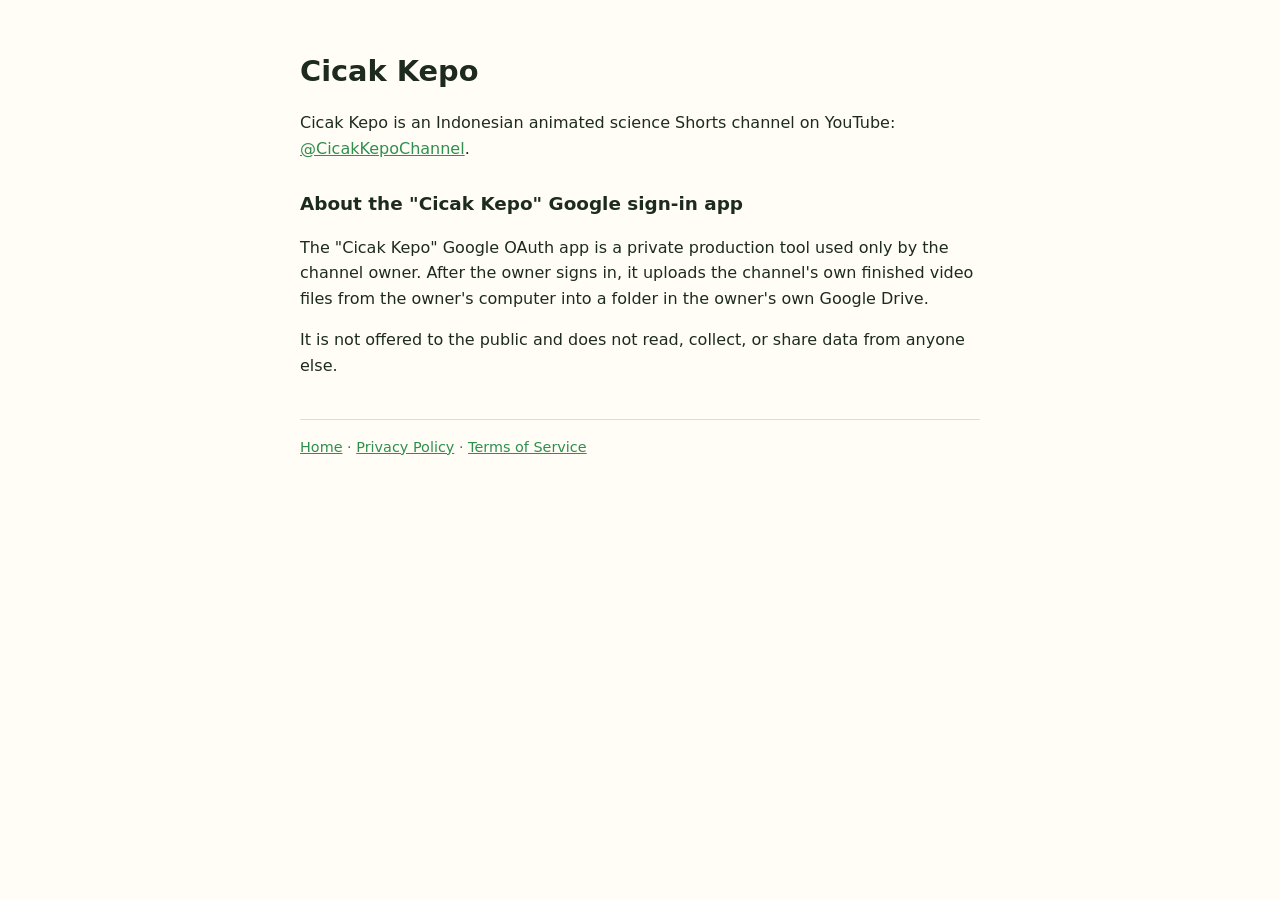
<file: index.html>
<!doctype html><html lang="en"><head><meta charset="utf-8"><meta name="viewport" content="width=device-width,initial-scale=1">
<title>Cicak Kepo</title><link rel="stylesheet" href="style.css"></head><body><main>
<h1>Cicak Kepo</h1>
<p>Cicak Kepo is an Indonesian animated science Shorts channel on YouTube: <a href="https://www.youtube.com/@CicakKepoChannel">@CicakKepoChannel</a>.</p>
<h2>About the "Cicak Kepo" Google sign-in app</h2>
<p>The "Cicak Kepo" Google OAuth app is a private production tool used only by the channel owner. After the owner signs in, it uploads the channel's own finished video files from the owner's computer into a folder in the owner's own Google Drive.</p>
<p>It is not offered to the public and does not read, collect, or share data from anyone else.</p>
<footer><a href="./">Home</a> · <a href="privacy.html">Privacy Policy</a> · <a href="terms.html">Terms of Service</a></footer>
</main></body></html>
</file>
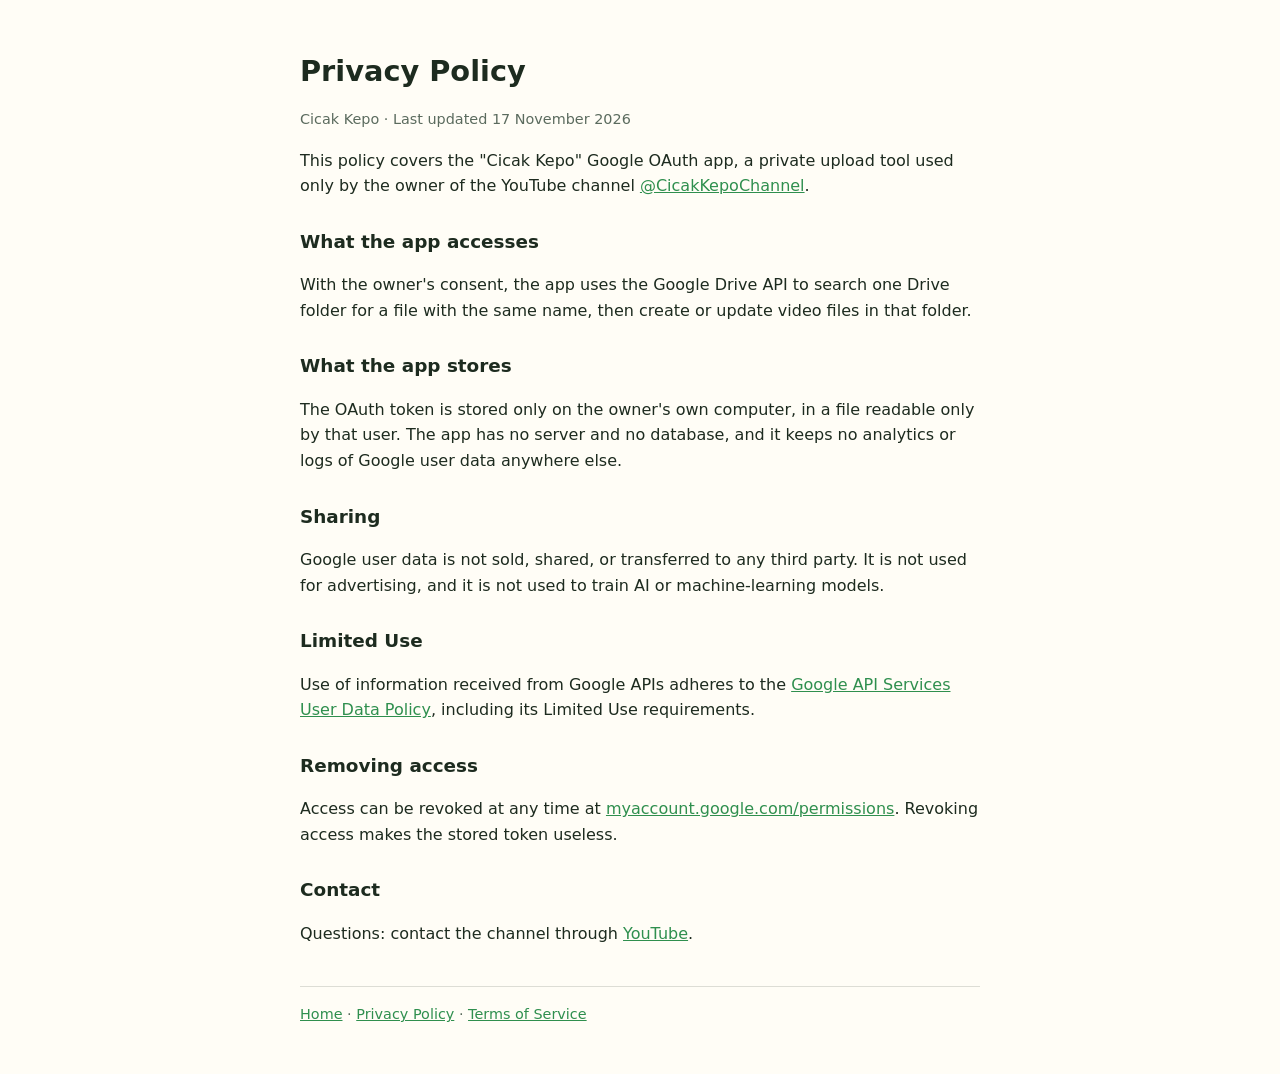
<file: privacy.html>
<!doctype html><html lang="en"><head><meta charset="utf-8"><meta name="viewport" content="width=device-width,initial-scale=1">
<title>Privacy Policy</title><link rel="stylesheet" href="style.css"></head><body><main>
<h1>Privacy Policy</h1>
<p class="small">Cicak Kepo · Last updated 17 November 2026</p>
<p>This policy covers the "Cicak Kepo" Google OAuth app, a private upload tool used only by the owner of the YouTube channel <a href="https://www.youtube.com/@CicakKepoChannel">@CicakKepoChannel</a>.</p>
<h2>What the app accesses</h2>
<p>With the owner's consent, the app uses the Google Drive API to search one Drive folder for a file with the same name, then create or update video files in that folder.</p>
<h2>What the app stores</h2>
<p>The OAuth token is stored only on the owner's own computer, in a file readable only by that user. The app has no server and no database, and it keeps no analytics or logs of Google user data anywhere else.</p>
<h2>Sharing</h2>
<p>Google user data is not sold, shared, or transferred to any third party. It is not used for advertising, and it is not used to train AI or machine-learning models.</p>
<h2>Limited Use</h2>
<p>Use of information received from Google APIs adheres to the <a href="https://developers.google.com/terms/api-services-user-data-policy">Google API Services User Data Policy</a>, including its Limited Use requirements.</p>
<h2>Removing access</h2>
<p>Access can be revoked at any time at <a href="https://myaccount.google.com/permissions">myaccount.google.com/permissions</a>. Revoking access makes the stored token useless.</p>
<h2>Contact</h2>
<p>Questions: contact the channel through <a href="https://www.youtube.com/@CicakKepoChannel">YouTube</a>.</p>
<footer><a href="./">Home</a> · <a href="privacy.html">Privacy Policy</a> · <a href="terms.html">Terms of Service</a></footer>
</main></body></html>
</file>
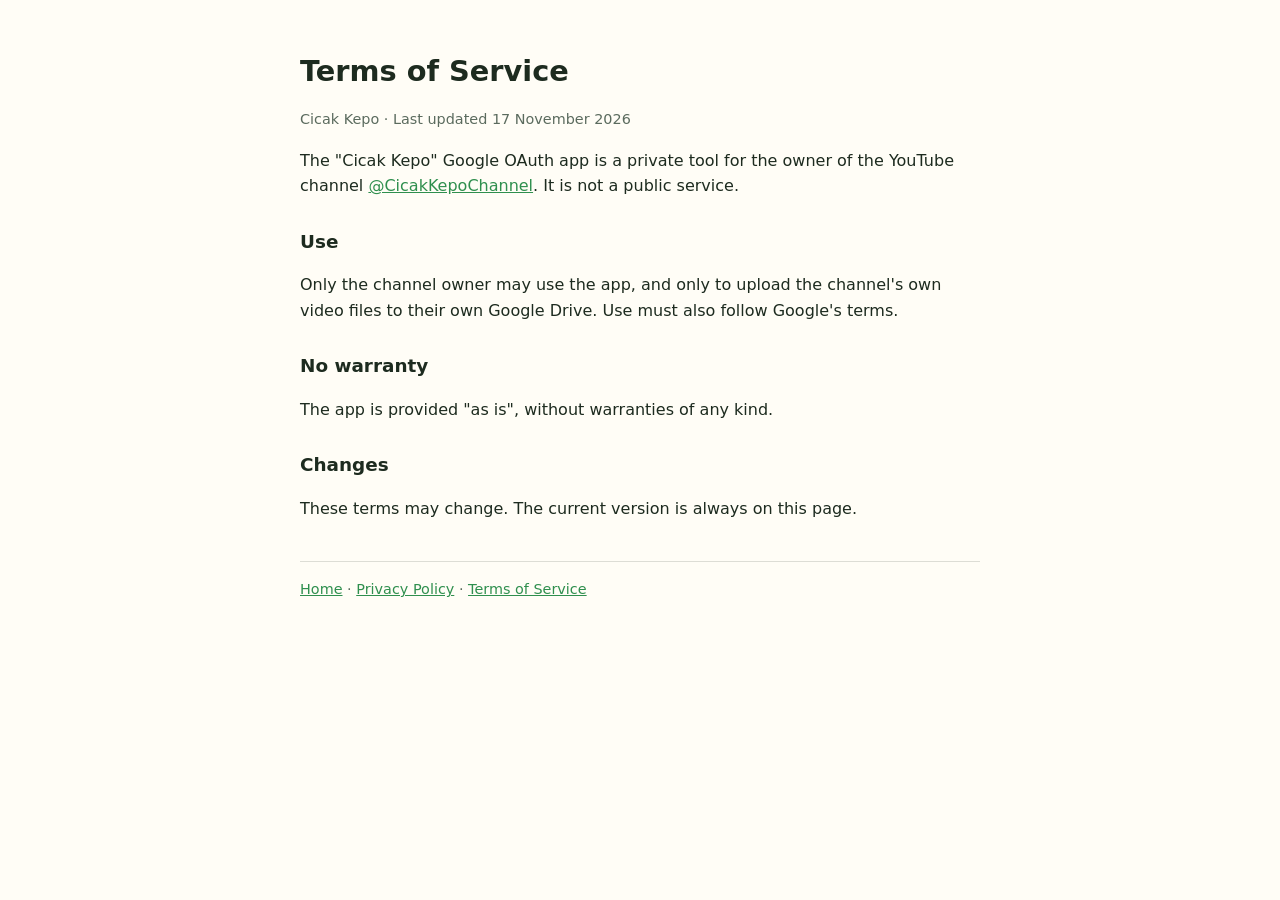
<file: terms.html>
<!doctype html><html lang="en"><head><meta charset="utf-8"><meta name="viewport" content="width=device-width,initial-scale=1">
<title>Terms of Service</title><link rel="stylesheet" href="style.css"></head><body><main>
<h1>Terms of Service</h1>
<p class="small">Cicak Kepo · Last updated 17 November 2026</p>
<p>The "Cicak Kepo" Google OAuth app is a private tool for the owner of the YouTube channel <a href="https://www.youtube.com/@CicakKepoChannel">@CicakKepoChannel</a>. It is not a public service.</p>
<h2>Use</h2>
<p>Only the channel owner may use the app, and only to upload the channel's own video files to their own Google Drive. Use must also follow Google's terms.</p>
<h2>No warranty</h2>
<p>The app is provided "as is", without warranties of any kind.</p>
<h2>Changes</h2>
<p>These terms may change. The current version is always on this page.</p>
<footer><a href="./">Home</a> · <a href="privacy.html">Privacy Policy</a> · <a href="terms.html">Terms of Service</a></footer>
</main></body></html>
</file>
<file: style.css>
:root{--bg:#fffdf6;--fg:#1d2b1f;--muted:#5b6b5e;--accent:#2f8f4e}
@media (prefers-color-scheme:dark){:root{--bg:#141a15;--fg:#e9f1ea;--muted:#a3b3a6;--accent:#6fd08f}}
body{margin:0;background:var(--bg);color:var(--fg);font:16px/1.6 system-ui,-apple-system,"Segoe UI",sans-serif}
main{max-width:680px;margin:0 auto;padding:48px 16px}
h1{font-size:1.8rem;margin:0 0 8px}h2{font-size:1.15rem;margin-top:28px}
a{color:var(--accent)}p.small,footer{color:var(--muted);font-size:.9rem}
footer{margin-top:40px;border-top:1px solid color-mix(in srgb,var(--fg) 15%,transparent);padding-top:16px}
</file>
